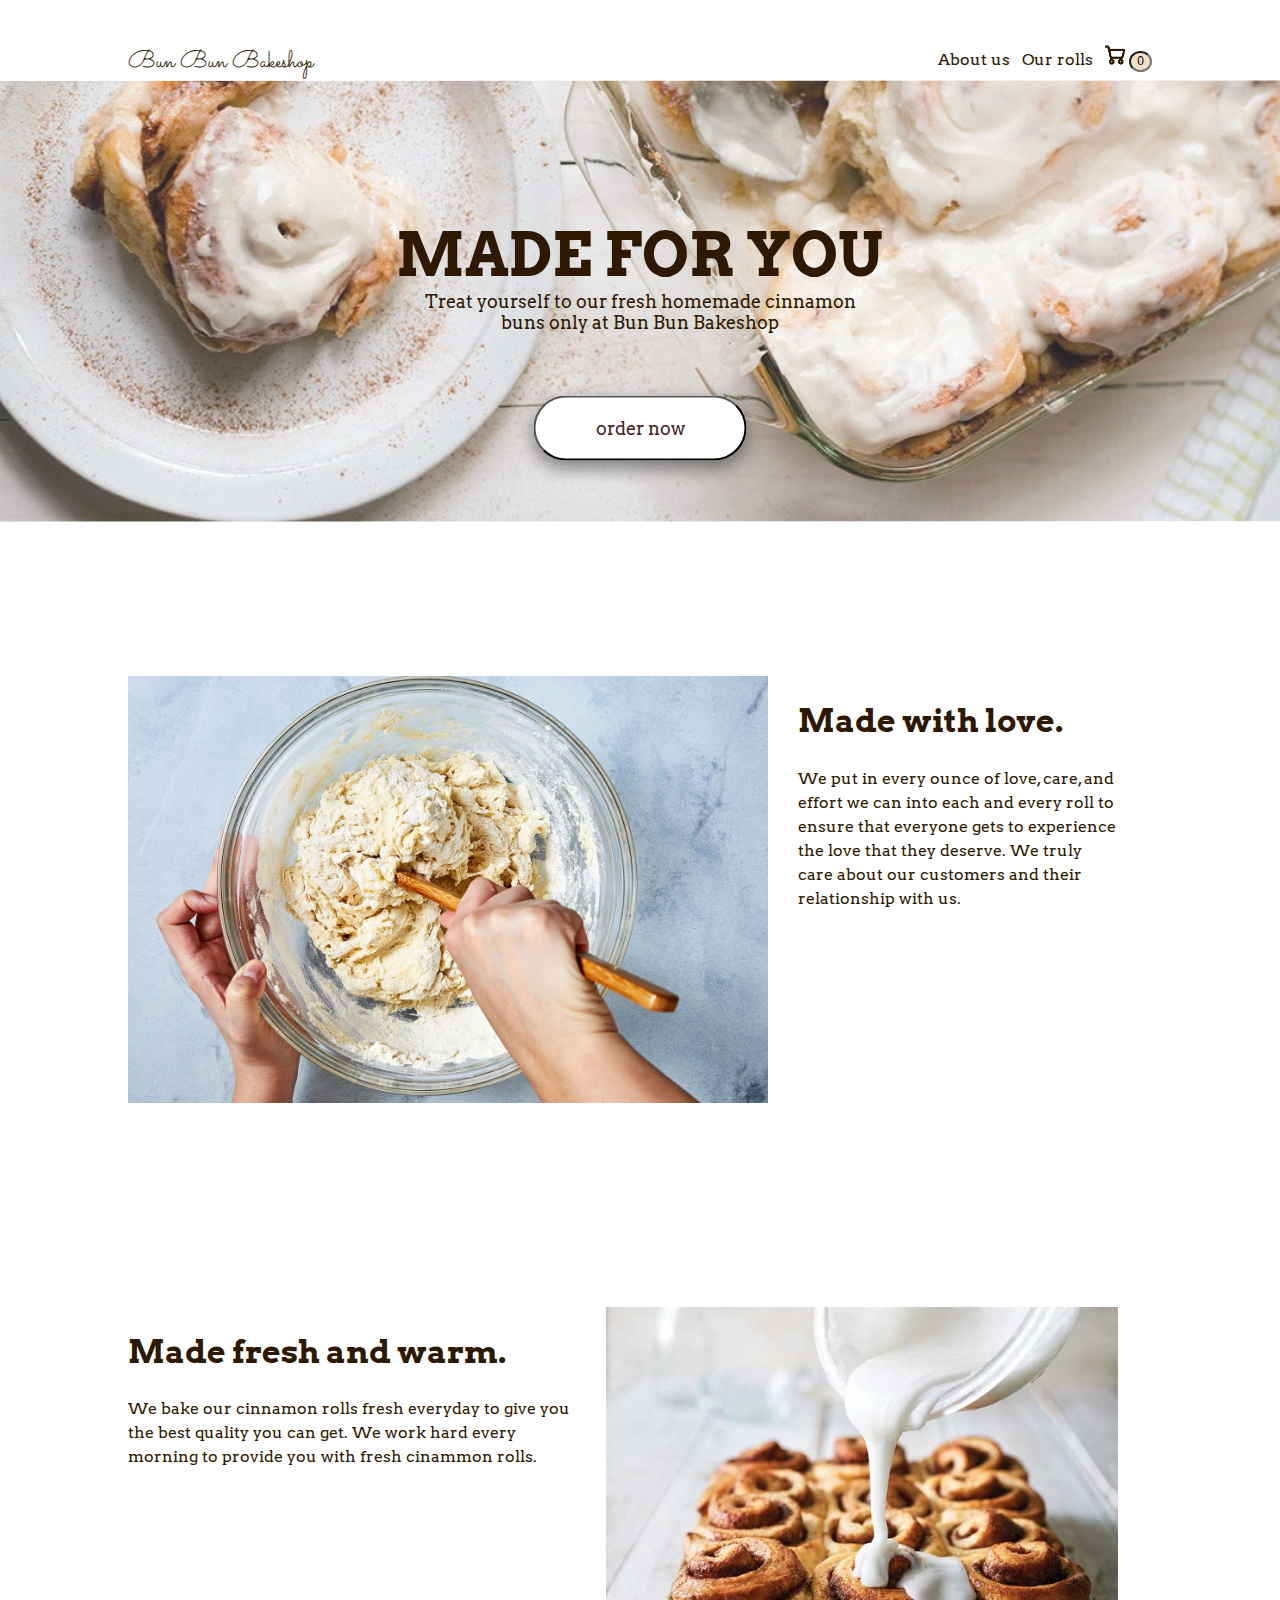
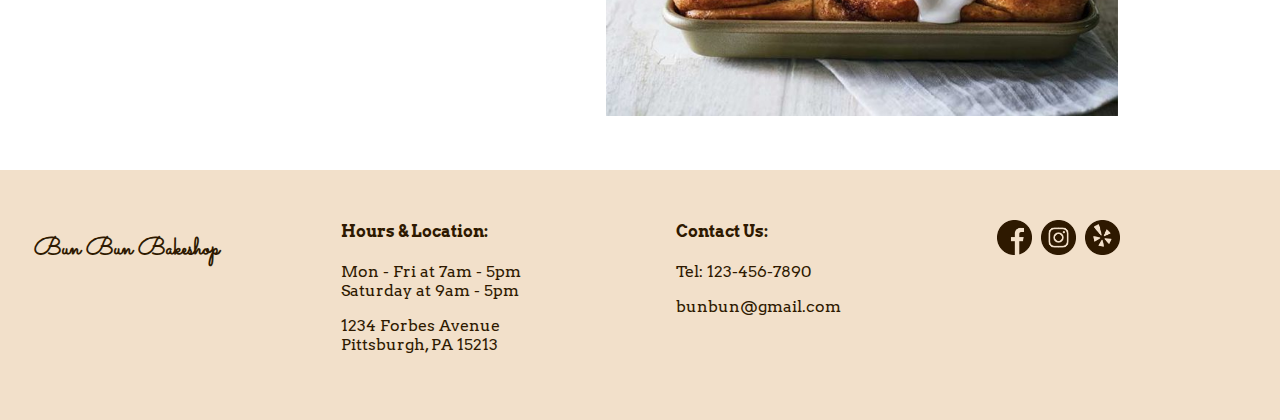
<file: index.html>
<!DOCTYPE html>
<html lang="en">
    <head>
        <!-- styles -->
        <link rel="stylesheet" type="text/css" href="style.css">
        <link href="https://fonts.googleapis.com/css?family=Arvo|Sacramento&display=swap" rel="stylesheet">
        <title>Bun Bun Bakeshop</title>
        <meta name="viewport" content="width=device-width, initial-scale=1.0">
        <meta charset="UTF-8">
    </head>

    <body>
        <header>
            <a class="logo" href="index.html">Bun Bun Bakeshop</a>
            <!-- Navigation bar  -->
            <nav class="navbar">
                <a id = "about" href="about.html">About us</a>
                <a id="ourrolls" href="rolls.html">Our rolls</a>
                <a id = "shop" href="cart.html">
                    <img id = "cartimg" src="images/cart.png">
                    <input type="text" id="inc" value="0"></input>
                </a>
            </nav>
        </header>

        <!-- intro banner in home page -->
        <div class="banner">
            <img alt="banner" id="home" src="images/home.png">
            <h1 id="banner-head">MADE FOR YOU</h1>
            <p id="banner-sub">Treat yourself to our fresh homemade cinnamon <br> buns only at Bun Bun Bakeshop</p>
            <button id="banner-order"><a href="rolls.html">order now</a></button>
        </div>

        <!-- 1st section below banner -->
        <div>
        <div class=img1>
            <img alt="baking" id="stir" src="images/baking.jpg">
        </div>
        <div class="textbox1">
            <h1>Made with love.</h1>
            <p>We put in every ounce of love, care, and effort we can into each and every roll to ensure that everyone gets to experience the love that they deserve. We truly care about our customers and their relationship with us. </p>
        </div>
        </div>
        <!-- 2nd section below banner -->
        <div>
        <div class="textbox2">
            <h1>Made fresh and warm.</h1>
            <p>We bake our cinnamon rolls fresh everyday to give you the best quality you can get. We work hard every morning to provide you with fresh cinammon rolls.  </p>
        </div>
        <div class="img2">
            <img alt="cinnamon buns" src="images/icing.jpg">
         </div>
        </div>
            <!-- Footer with additional info -->
        <footer>
            <div class="foot">
                <div class="logo">
                    <h4>Bun Bun Bakeshop</h4>
                </div>

                <div class="hour">
                    <h4>Hours & Location:</h4>
                    <p>Mon - Fri at 7am - 5pm <br> Saturday at 9am - 5pm</p>
                    <p>1234 Forbes Avenue <br> Pittsburgh, PA 15213</p>
                </div>
                <div class="contact">
                    <h4>Contact Us:</h4>
                    <p>Tel: 123-456-7890</p>
                    <p>bunbun@gmail.com</p>
                </div>
                <div class="socials">
                    <img alt="fb" src="images/facebook.png">
                    <img alt="insta" src="images/instagram.png">
                    <img alt="yelp" src="images/yelp.png">
                </div>
            </div>
        </footer> 
    </body>

</html>
</file>
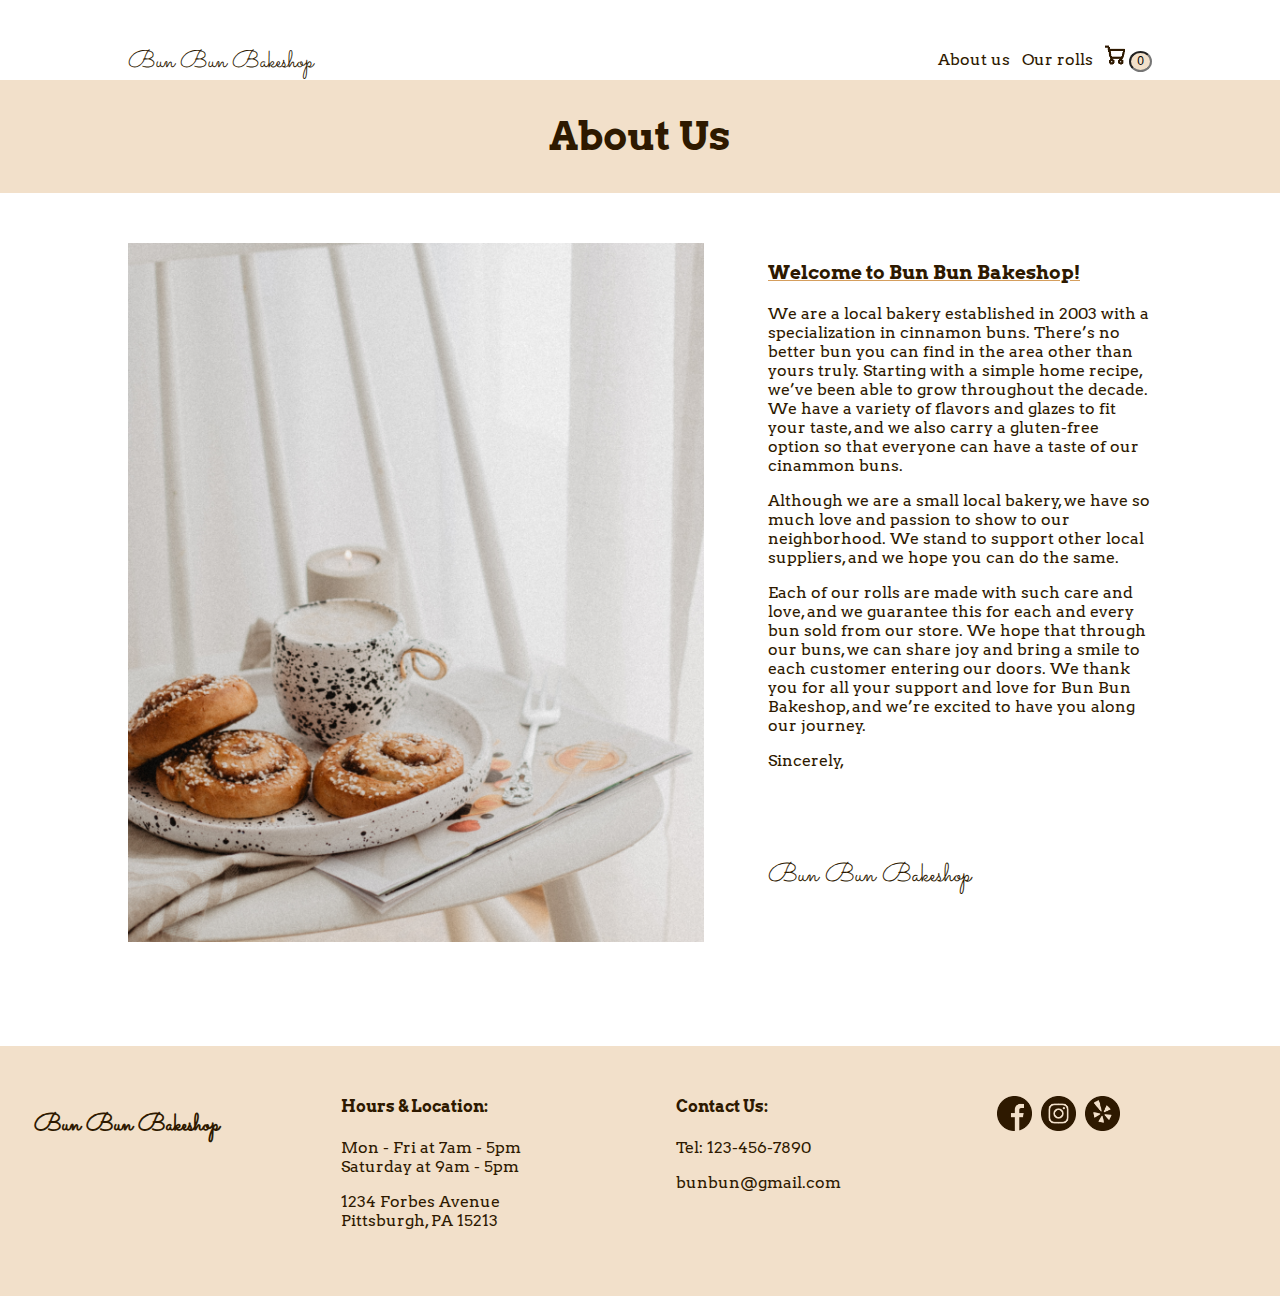
<file: about.html>
<!DOCTYPE html>
<html lang="en">
    <head>
        <!-- styles -->
        <link rel="stylesheet" type="text/css" href="style.css">
        <link href="https://fonts.googleapis.com/css?family=Arvo|Sacramento&display=swap" rel="stylesheet">
        <title>Bun Bun Bakeshop</title>
        <meta charset="UTF-8">
    </head>


    <body>

        <header>
            <a class="logo" href="index.html">Bun Bun Bakeshop</a>
            <!-- Navigation bar  -->
            <nav class="navbar">
                <a id = "about" href="about.html">About us</a>
                <a id="ourrolls" href="rolls.html">Our rolls</a>
                <a id = "shop" href="cart.html">
                    <img id = "cartimg" src="images/cart.png">
                    <input type="text" id="inc" value="0"></input>
                </a>
            </nav>
        </header>
             <div class="rolls">
                <h1>About Us</h1>
            </div>
            <div class="aboutImg">
                <img alt="learn about us" src="images/about.png">
            </div>
            <div class="who">
                <h3>Welcome to Bun Bun Bakeshop!</h3>
                <p>
                    We are a local bakery established in 2003 with a specialization in cinnamon buns. There’s no better bun you can find in the area other than yours truly. Starting with a simple home recipe, we’ve been able to grow throughout the decade. We have a variety of flavors and glazes to fit your taste, and we also carry a gluten-free option so that everyone can have a taste of our cinammon buns. 
                </p>
                <p>
                Although we are a small local bakery, we have so much love and passion to show to our neighborhood. We stand to support other local suppliers, and we hope you can do the same. 
                </p>
                <p>
                Each of our rolls are made with such care and love, and we guarantee this for each and every bun sold from our store. We hope that through our buns, we can share joy and bring a smile to each customer entering our doors. We thank you for all your support and love for Bun Bun Bakeshop, and we’re excited to have you along our journey. 
                </p>
                <p>Sincerely,</p>
                <p class="logo">Bun Bun Bakeshop</p>
            </div>
        <footer>
            <!-- Footer section -->
            <div class="foot">
                <div class="logo">
                    <h4>Bun Bun Bakeshop</h4>
                </div>

                <div class="hour">
                    <h4>Hours & Location:</h4>
                    <p>Mon - Fri at 7am - 5pm <br> Saturday at 9am - 5pm</p>
                    <p>1234 Forbes Avenue <br> Pittsburgh, PA 15213</p>
                </div>
                <div class="contact">
                    <h4>Contact Us:</h4>
                    <p>Tel: 123-456-7890</p>
                    <p>bunbun@gmail.com</p>
                </div>
                <div class="socials">
                    <img alt="fb" src="images/facebook.png">
                    <img alt="insta" src="images/instagram.png">
                    <img alt="yelp" src="images/yelp.png">
                </div>
            </div>
        </footer> 
    </body>


</html>
</file>
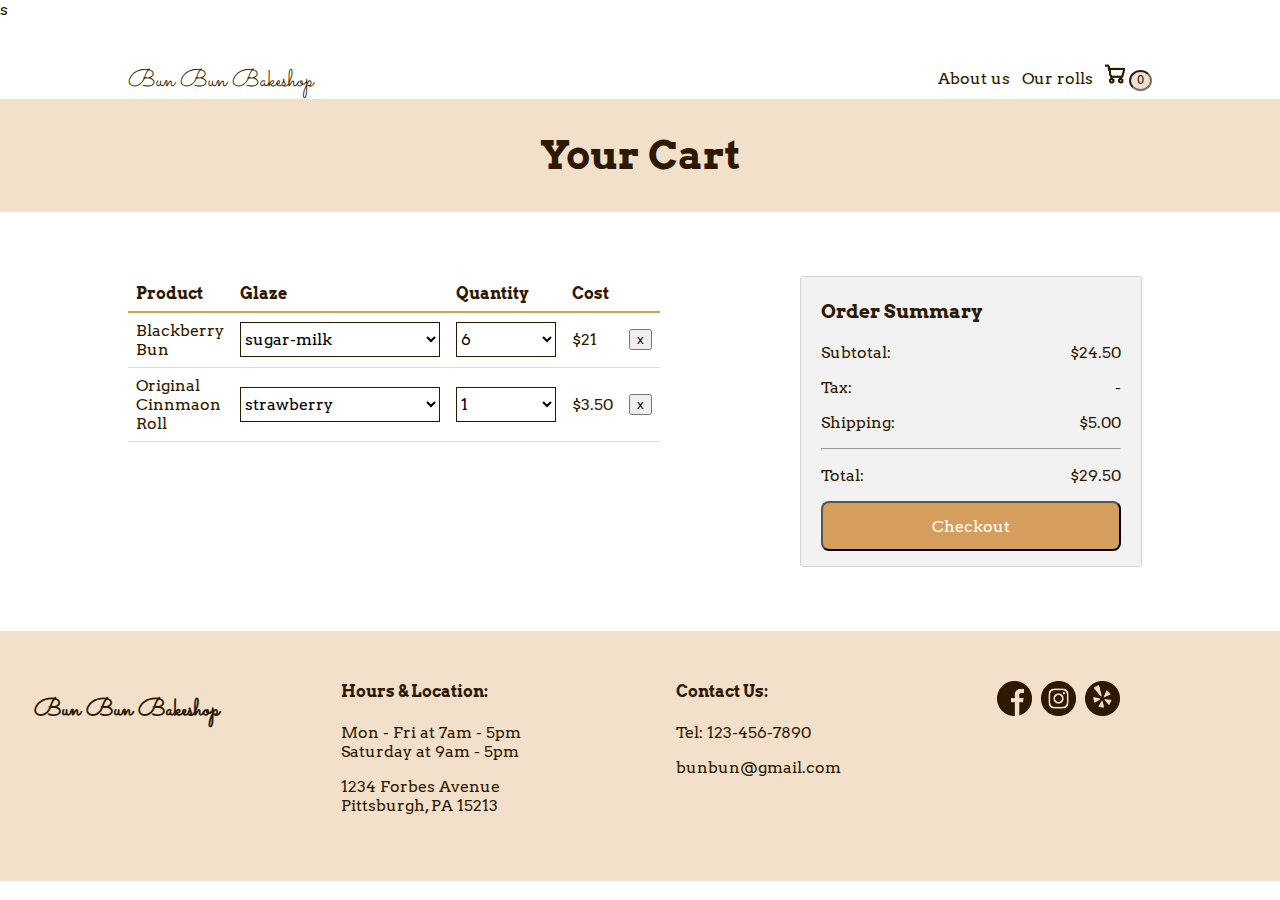
<file: cart.html>
<!DOCTYPE html>
<html lang="en">
<head>
    <!-- styles -->
    <link rel="stylesheet" type="text/css" href="style.css">
    <link href="https://fonts.googleapis.com/css?family=Arvo|Sacramento&display=swap" rel="stylesheet">
    <title>Bun Bun Bakeshop</title>
    <script src="main.js" type="text/javascript"></script>s
    <meta name="viewport" content="width=device-width, initial-scale=1.0">
    <meta charset="UTF-8">
</head>

<body>
    <header>
        <a class="logo" href="index.html">Bun Bun Bakeshop</a>
        <!-- Navigation bar  -->
        <nav class="navbar">
            <a id = "about" href="about.html">About us</a>
            <a id="ourrolls" href="rolls.html">Our rolls</a>
            <a id = "shop" href="cart.html">
                <img id = "cartimg" src="images/cart.png">
                <input type="text" id="inc" value="0"></input>
            </a>
        </nav>
    </header>

    <!-- Title of the Shopping Cart page -->
    <div class="title">
        <h1>Your Cart</h1>
    </div>
    <div class="row">
    <div class="cart-body">
        <table>
            <tbody>
            <tr>
                <th>Product</th>
                <th>Glaze</th>
                <th>Quantity</th>
                <th>Cost</th>
                <th></th>
            </tr>
            <tr>
                <td>Blackberry Bun</td>
                <td>                
                    <select id="glazeOptions">
                        <option selected>sugar-milk</option>
                        <option>vanilla-milk</option>
                        <option>double chocolate</option>
                        <option>strawberry</option>
                    </select>
                </td>
                <td>
                    <select id="qtyOptions">
                        <option>1</option>
                        <option>3</option>
                        <option selected>6</option>
                        <option>12</option>
                    </select>
                </td>
                <td>$21</td>
                <td><input type="button" value="x" onclick="deleteRow(this)"/></td>
            </tr>
            <tr>
                <td>Original Cinnmaon Roll</td>
                <td>
                    <select id="glazeOptions">
                        <option>sugar-milk</option>
                        <option>vanilla-milk</option>
                        <option>double chocolate</option>
                        <option selected>strawberry</option>
                    </select>
                </td>
                <td>
                    <select id="qtyOptions">
                        <option>1</option>
                        <option>3</option>
                        <option>6</option>
                        <option>12</option>
                    </select></td>
                <td>$3.50</td>
                <td><input type="button" value="x" onclick="deleteRow(this)"/></td>
            </tr>
            </tbody>
        </table>
    </div>
    <div class="order">
        <div class="summary">
            <h3>Order Summary</h3>
                <p><a href="#">Subtotal:</a> <span class="price">$24.50</span></p>
                <p><a href="#">Tax:</a> <span class="price">-</span></p>
                <p><a href="#">Shipping:</a> <span class="price">$5.00</span></p>
                <hr>
                <p>Total: <span class="price">$29.50</span></p>
                <div class="checkout">
                    <input type="button" value="Checkout"/>
                </div>
        </div>
    </div>
    </div>

    <!-- Footer with additional info -->
    <footer>
        <div class="foot">
            <div class="logo">
                <h4>Bun Bun Bakeshop</h4>
            </div>

            <div class="hour">
                <h4>Hours & Location:</h4>
                <p>Mon - Fri at 7am - 5pm <br> Saturday at 9am - 5pm</p>
                <p>1234 Forbes Avenue <br> Pittsburgh, PA 15213</p>
            </div>
            <div class="contact">
                <h4>Contact Us:</h4>
                <p>Tel: 123-456-7890</p>
                <p>bunbun@gmail.com</p>
            </div>
            <div class="socials">
                <img alt="fb" src="images/facebook.png">
                <img alt="insta" src="images/instagram.png">
                <img alt="yelp" src="images/yelp.png">
            </div>
        </div>
    </footer> 
</body>

</html>
</file>
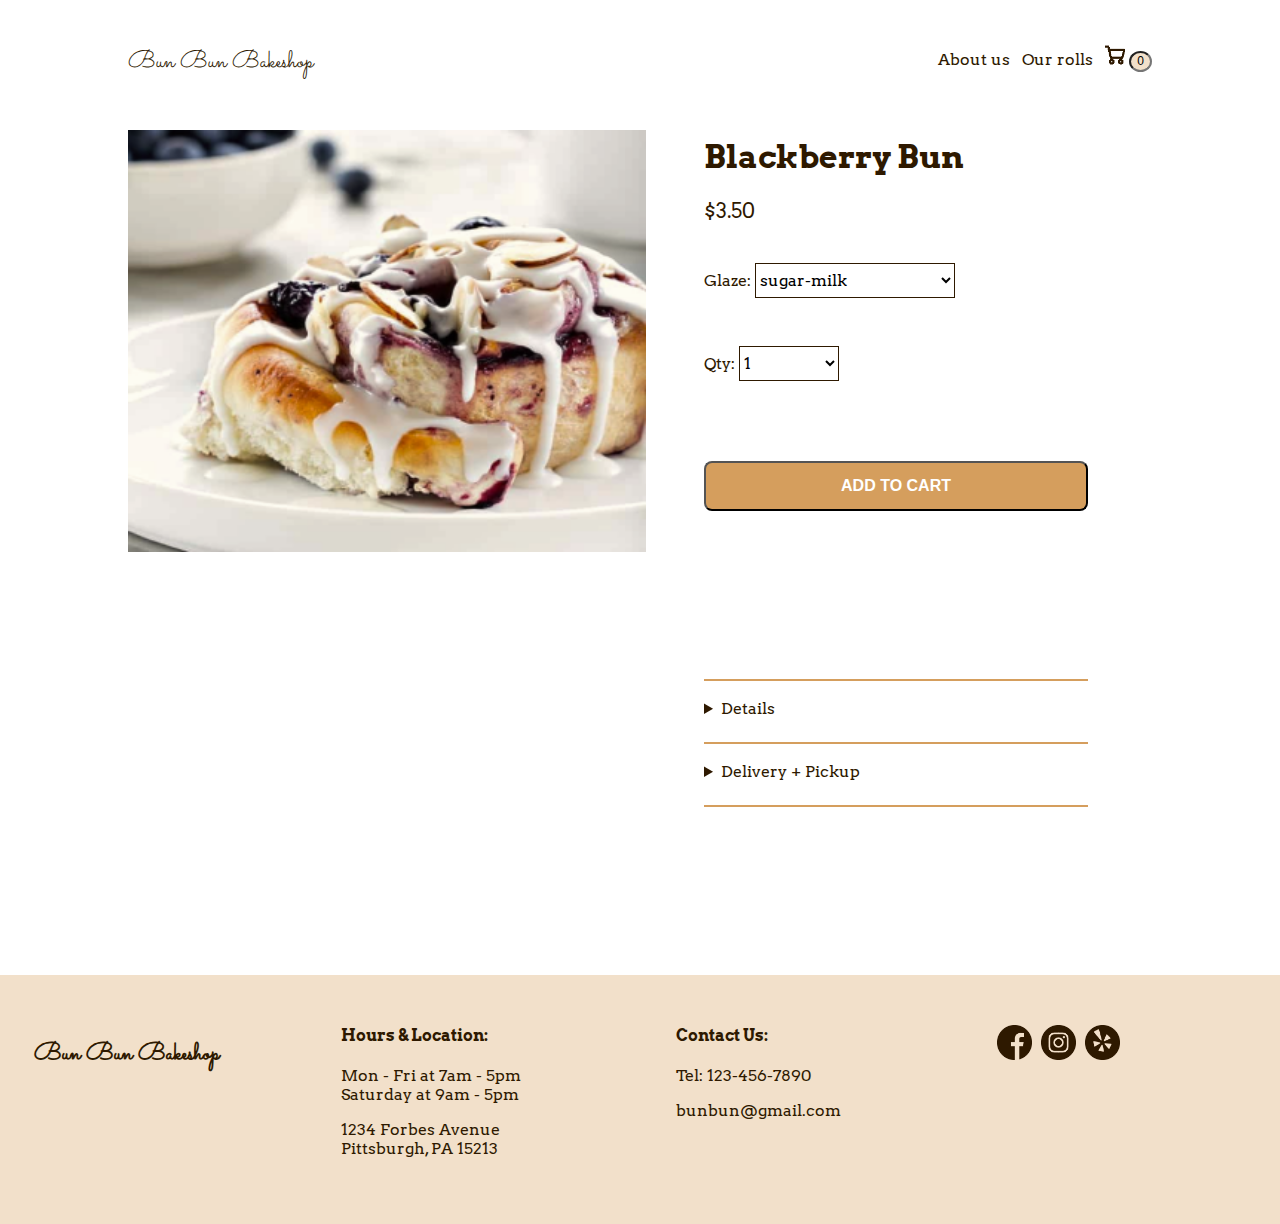
<file: product.html>
<!DOCTYPE html>
<html lang="en">
    <head>
        <!-- styles -->
        <link rel="stylesheet" type="text/css" href="style.css">
        <link href="https://fonts.googleapis.com/css?family=Arvo|Sacramento&display=swap" rel="stylesheet">
        <script src="main.js" type="text/javascript"></script>
        <title>Bun Bun Bakeshop</title>
        <meta charset="UTF-8">
    </head>

    <body class="prod">

        <header>
            <a class="logo" href="index.html">Bun Bun Bakeshop</a>
            <!-- Navigation bar  -->
            <nav class="navbar">
                <a id = "about" href="about.html">About us</a>
                <a id="ourrolls" href="rolls.html">Our rolls</a>
                <a id = "shop" href="cart.html">
                    <img id = "cartimg" src="images/cart.png">
                    <input type="text" id="inc" value="0"></input>
                </a>
            </nav>
        </header>

        <!-- Image of the one product -->
        <div class="prodImg">
            <img class = "image1" alt="Blackberry Bun" src="images/image3.png">
        </div>
        <!-- right side with information -->
        <div class="product">
            <div class="info">
                <h1>Blackberry Bun</h1>
                <p>$3.50</p>
            </div>
            <!-- Glaze options-->
            <div class="glaze">
                <label for="glazeOptions">Glaze:</label>
                <select id="glazeOptions">
                    <option>sugar-milk</option>
                    <option>vanilla-milk</option>
                    <option>double chocolate</option>
                    <option>strawberry</option>
                </select>
            </div>
            <!-- Quantity options -->
            <div class="qty">
                <label for="qtyOptions">Qty:</label>
                <select id="qtyOptions">
                    <option>1</option>
                    <option>3</option>
                    <option>6</option>
                    <option>12</option>
                </select>
            </div>  
            <!-- Add to Cart button -->
            <div class="cart">
                <button id="cart" onclick="addToCart()">ADD TO CART</button>
            </div>
            <div class="bottom">
                <hr>
                <details>
                    <summary>Details</summary>
                    <p>Soft from-scratch rolls filled with brown sugar, cinnamon, and fresh blackberries, topped with a glaze of your choice. Our blackberry buns are a summer favorite to start of your day! </p>
                </details>
                <hr>
                <details>
                    <summary>Delivery + Pickup</summary>
                    <p>Delivery fees start at $5, and the minimum order for delivery is 6 rolls. We request that all delivery orders be placed by 5:00pm the day prior to delivery. For large orders, additional advance notice is appreciated. Additional charges may hold.
                    <br>
                    We request that all pickup orders be placed by 5:00pm the day prior to pickup. For large orders, additional advance notice is appreciated. </p>
                </details>
                <hr>
            </div>
        </div>    

            <!-- Footer section -->
        <footer>
            <div class="foot">
                <div class="logo">
                    <h4>Bun Bun Bakeshop</h4>
                </div>

                <div class="hour">
                    <h4>Hours & Location:</h4>
                    <p>Mon - Fri at 7am - 5pm <br> Saturday at 9am - 5pm</p>
                    <p>1234 Forbes Avenue <br> Pittsburgh, PA 15213</p>
                </div>
                <div class="contact">
                    <h4>Contact Us:</h4>
                    <p>Tel: 123-456-7890</p>
                    <p>bunbun@gmail.com</p>
                </div>
                <div class="socials">
                    <img alt="fb" src="images/facebook.png">
                    <img alt="insta" src="images/instagram.png">
                    <img alt="yelp" src="images/yelp.png">
                </div>
            </div>
        </footer> 

    </body>

</html>
</file>
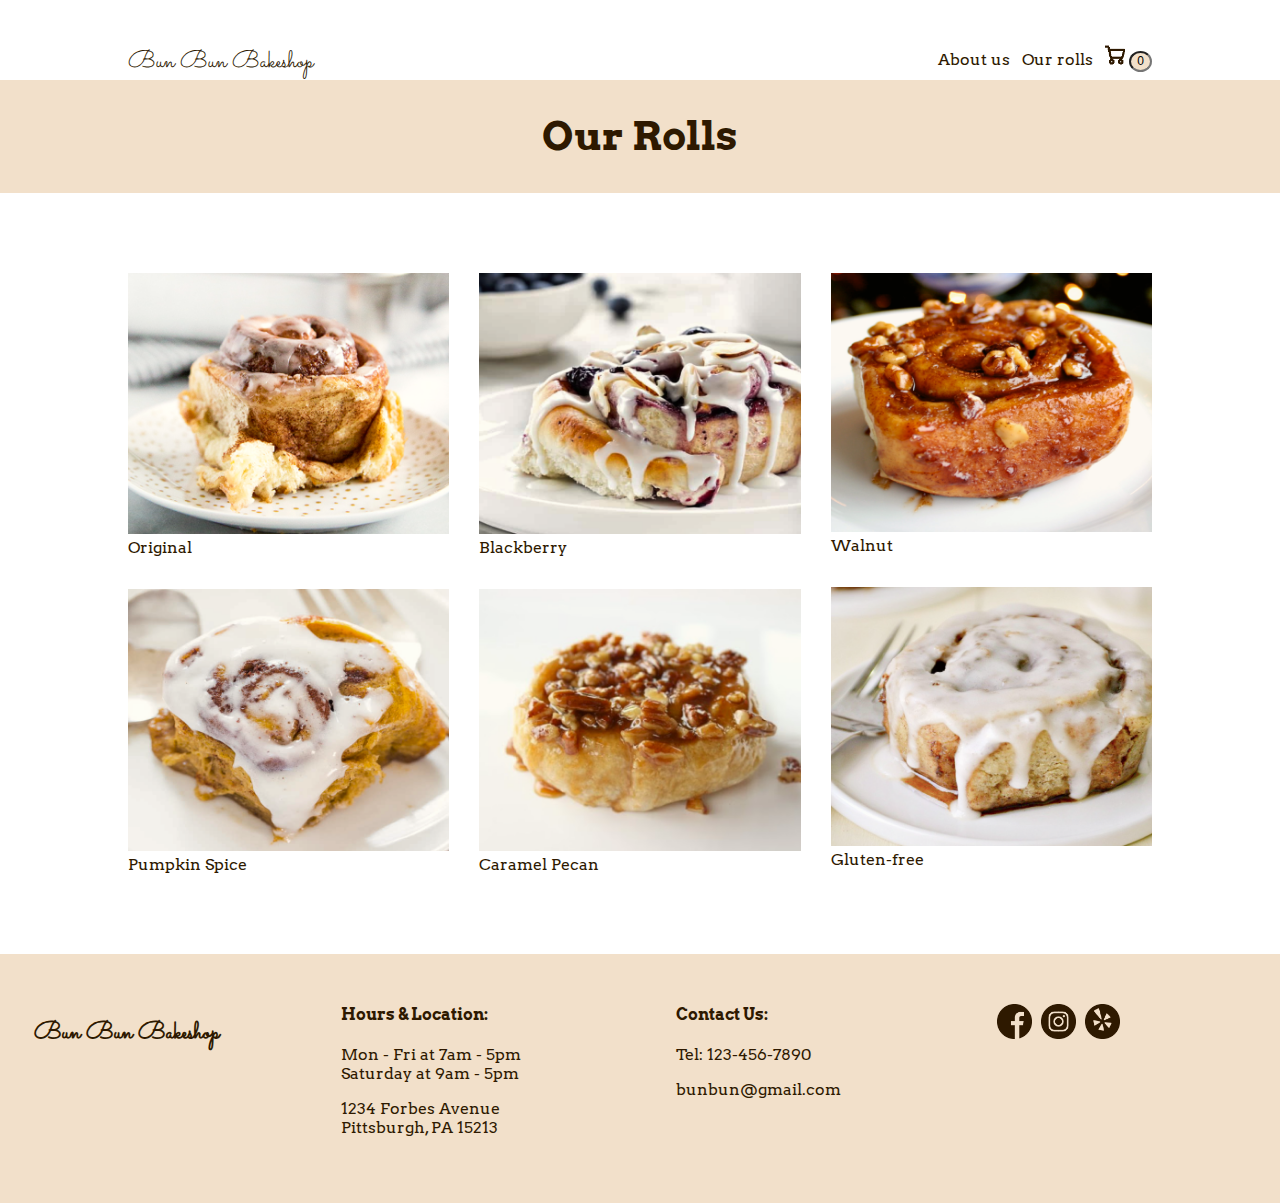
<file: rolls.html>
<!DOCTYPE html>
<html lang="en">
    <head>
        <!-- styles -->
        <link rel="stylesheet" type="text/css" href="style.css">
        <link href="https://fonts.googleapis.com/css?family=Arvo|Sacramento&display=swap" rel="stylesheet">
        <meta name="viewport" content="width=device-width, initial-scale=1.0">
        <title>Bun Bun Bakeshop</title>
        <meta charset="UTF-8">
    </head>


    <body>
        <header>
            <a class="logo" href="index.html">Bun Bun Bakeshop</a>
            <!-- Navigation bar  -->
            <nav class="navbar">
                <a id = "about" href="about.html">About us</a>
                <a id="ourrolls" href="rolls.html">Our rolls</a>
                <a id = "shop" href="cart.html">
                    <img id = "cartimg" src="images/cart.png">
                    <input type="text" id="inc" value="0"></input>
                </a>
            </nav>
        </header>
        <!-- Title of the Products Browsing page -->
        <div class="title">
            <h1>Our Rolls</h1>
        </div>
        <!-- Gallery of Images for Cinnamon Buns -->
        <div class="gallery">
            <div class="column">
                <figure class="item">
                    <img alt="original" src="images/image10.png">
                    <figcaption>Original</figcaption>
                </figure>
                <figure class="item">
                    <img alt="pumpkin spice" src="images/image9.png">
                    <figcaption>Pumpkin Spice</figcaption>
                </figure>
            </div>

            <div class="column">
                <a href="product.html">
                    <figure class="item">
                        <img alt="blackberry" src="images/image3.png">
                        <figcaption>Blackberry</figcaption>
                    </figure>
                </a>
                <figure class="item">
                    <img alt="caramel pecan" src="images/image5.png">
                    <figcaption>Caramel Pecan</figcaption>
                </figure>
            </div>

            <div>
                <figure class="item">
                    <img alt="walnut" src="images/image4.png">
                    <figcaption>Walnut</figcaption>
                </figure>
                <figure class="item">
                    <img alt="gluten-free" src="images/image7.png">
                    <figcaption>Gluten-free</figcaption>
                </figure>
            </div>
        </div>

        <footer>
            <!-- Footer section -->
            <div class="foot">
                <div class="logo">
                    <h4>Bun Bun Bakeshop</h4>
                </div>

                <div class="hour">
                    <h4>Hours & Location:</h4>
                    <p>Mon - Fri at 7am - 5pm <br> Saturday at 9am - 5pm</p>
                    <p>1234 Forbes Avenue <br> Pittsburgh, PA 15213</p>
                </div>
                <div class="contact">
                    <h4>Contact Us:</h4>
                    <p>Tel: 123-456-7890</p>
                    <p>bunbun@gmail.com</p>
                </div>
                <div class="socials">
                    <img alt="fb" src="images/facebook.png">
                    <img alt="insta" src="images/instagram.png">
                    <img alt="yelp" src="images/yelp.png">
                </div>
            </div>
        </footer> 
    </body>


</html>
</file>
<file: style.css>
header{ /*general header*/
    overflow: hidden;
    color: #2E1900;
    margin: 0px 10%;
}

 .logo{ /*logo in header*/
    float: left;
    font-family: 'Sacramento', cursive;
    font-size: 1.5em;
    padding-top: 45px;
} 

.navbar { /*nav bar in header*/
    float: right;
    font-size: 1em;
    color: #2E1900;
    padding-top: 45px;
}

.navbar a:hover{
    font-weight: bolder;
    text-decoration: underline;
}

a{
    text-decoration: none;
    color: #2E1900;
}

 #about, #ourrolls{
    padding-right: .5em; /*add space for about menu option*/
}

#cartimg{
    width: 20px;
}

#inc{
    display: inline-block;
    font-size: 12px;
    width: 15px;
    height: 15px;
    text-align: center;
    border-radius: 50%;
    background-color: #F2E0CA;
}


body { /*general body*/
    font-family: 'Arvo', serif;
    color: #2E1900;
    margin: 0;
    overflow-x: hidden;  /*prevent additional whitespace on xaxis*/
}


/*home page*/

.banner{ /*home page banner*/
    position: relative;
    text-align: center;
}

#banner-head { /*title "Made for you" in banner*/
    position: absolute; 
    top: 30%;
    left: 50%;
    transform: translate(-50%, -50%);
    padding: 50px;
    font-size: 60px;  
    font-weight: bolder;
    white-space: nowrap;
}

#home{
    max-width: 100%
    width: auto;
    height: auto;
}

#banner-sub { /*subtitle in banner*/
    position: absolute;
    font-size: 18px;
    top: 48%;
    left: 50%;
    transform: translate(-50%, -50%);
    white-space: nowrap;
}

#banner-order { /*order now button in banner*/
    position: absolute;
    top: 78%;
    left: 50%;
    transform: translate(-50%, -50%);
    padding: 20px 60px;
    border-radius: 45px;
    font-size: 18px;
    background-color: white;
    font-size: 18px;
    color: #42241E;
    box-shadow: 0 8px 16px 0 rgba(0,0,0,0.3), 0 6px 20px 0 rgba(0,0,0,0.19);
    font-family: 'Arvo', serif;

}

#banner-order a{
    text-decoration: none;
    color: #42241E;
}

#banner-order:hover{
    background-color: #D59E5D;
}


.img1{ /*home page "made with love" image*/
    padding: 150px 0% 50px 10%;
    float: left;
    width: 50%;
}

.img1 img{
    width: 100%;
    height: auto;
}

.textbox1{ /*home page "made with love" text*/
    width: 25%;
    float: left;
    font-size: 16px;
    line-height: 1.5;
    padding: 150px 10% 50px 30px;
    clear: right;

}

.img2{ /*home page "made with love" image*/
    padding: 150px 10% 50px 30px;
    float: left;
    width: 40%;
}

.img2 img{
    width: 100%;
    height: auto;
}

.textbox2{ /*home page "made with love" text*/
    width: 35%;
    float: left;
    font-size: 16px;
    line-height: 1.5;
    padding: 150px 0pc 50px 10%;
}

.socials img{ /*footer social media images*/
    width: 35px;
    height: 35px;
    padding-top: 20px;
    padding-right: 5px;

}

.foot{ /*general footer*/
    display: grid;
    grid-template-columns: auto auto auto auto; 
    padding-top: 30px;
    padding-bottom: 50px;
    background-color: #F2E0CA;
    width: 100%;
}

.foot .logo{ /*logo in footer*/
    float: left;
    padding-top: 0%;
    padding-left: 10%;
    vertical-align: middle;
}

.socials{
    float: right;
}

/*product browsing page*/

.title{ /*title in product browsing page*/
    background-color: #F2E0CA;
    text-align: center;
    font-size: 20px;
    padding: 5px 0px;
}

.gallery{ /*product browsing page gallery images*/
    display: grid;
    justify-content: center;
    align-content: center;
    grid-template-columns: repeat(auto-fit, minmax(250px, 1fr));
    grid-gap: 30px;
    padding: 5% 10%;
}

 .item{
    position: relative;
    margin: 0;
    padding-top: 5%;
    padding-bottom: 5%;
 }

 .item img {
  height: auto;
  width: 100%;
  object-fit: cover;
}

.column a{ /*link to product detail page*/
    text-decoration: none;
    color: #2E1900;
}

/*product detail page*/

.prodImg{
    float: left;
    width: 45%;
    padding-left: 10%;
    padding-top: 50px;
}

.image1{
    width: 90%;
}

.product{ /*body of product detail page*/
    float: right;
    padding-top: 40px;
    line-height: 2em;
    padding-right: 15%;
    width: 30%;
}

.info p{ /*cost of product*/
    font-size: 20px;
}

.glaze, .qty{
    padding-top: 1em;
    padding-bottom: 2em;
}


#glazeOptions{
    height: 35px;
    width: 200px;
    font-size: 16px;
    border-color: #2E1900;
    background-color: white;
    font-family: 'Arvo', serif;
}


#qtyOptions{
    height: 35px;
    width: 100px;
    font-size: 16px;
    border-color: #2E1900;
    background-color: white;
    font-family: 'Arvo', serif;
}

.cart{ /*add to cart section*/
    padding-top: 3em;
}

.cart button{ /*add to cart section*/
    background-color: #D59E5D;
    width: 100%;
    height: 50px;
    border-radius: 8px;
}

.cart button:hover{ /*add to cart section*/
    background-color: #ad7f47;
    width: 100%;
    height: 50px;
    border-radius: 8px;
}

#cart{
    font-size: 16px;
    font-weight: bold;
    color: white;
}

.bottom{ /*more details and shipping section*/
    padding-top: 10em;
    padding-bottom: 10em;
}

.bottom hr{ /*line as dividers */
    border: 1px solid #D59E5D;
}

details{
    padding-top: 10px;
    padding-bottom: 15px;
    line-height: 20px;
}

details p{
    font-size: 14px;
}

/*About us*/

.learn {
    padding-top: 50px;
}

.rolls { /*title */
    background-color: #F2E0CA;
    text-align: center;
    font-size: 20px;
    padding: 5px 0px;
}

.aboutImg{
    padding-left: 10%;
    margin: 0;
    width: 50%;
    padding-top: 50px;
    float: left;
    padding-bottom: 100px

}

.aboutImg img{
    width: 90%;
}

.who{
    padding-right: 10%;
    width: 30%;
    float: left;
    padding-top: 50px;
    padding-bottom: 100px;

}

.who h3{ /*About us header*/
    text-decoration: underline #D59E5D;
    padding: 0px;
}

.who .logo{ /*About us signing*/
    font-family: 'Sacramento', cursive;
    font-size: 26px;
}

/*Cart page*/

.row {
  display: -ms-flexbox; /* IE10 */
  display: flex;
  -ms-flex-wrap: wrap; /* IE10 */
  flex-wrap: wrap;
}

.cart-body table {
  border-collapse: collapse;
  width: 60%;
}

.cart-body{
    padding: 5% 0% 5% 10%;
    -ms-flex: 50%; /* IE10 */
    flex: 50%;
}

th{
  padding: 8px;
  text-align: left;
  border-bottom: 2px solid #D59E5D;
}

.cart-body td {
  padding: 8px;
  text-align: left;
  border-bottom: 1px solid #ddd;
}

tr:hover {
    background-color: #f5f5f5;
}


.checkout input{ /*add to cart section*/
    background-color: #D59E5D;
    color: white;
    font-size: 16px;
    width: 100%;
    height: 50px;
    border-radius: 8px;
    font-family: 'Arvo', serif;
}

.summary{
    width: 300px;
    background-color: #f2f2f2;
    padding: 5px 20px 15px 20px;
    border: 1px solid lightgrey;
    border-radius: 3px;
    margin: 0;
}

.order {
  -ms-flex: 25%; /* IE10 */
  flex: 25%;
  padding: 5%  10% 5% 0%;
}

.price{
    float: right;
}
</file>
